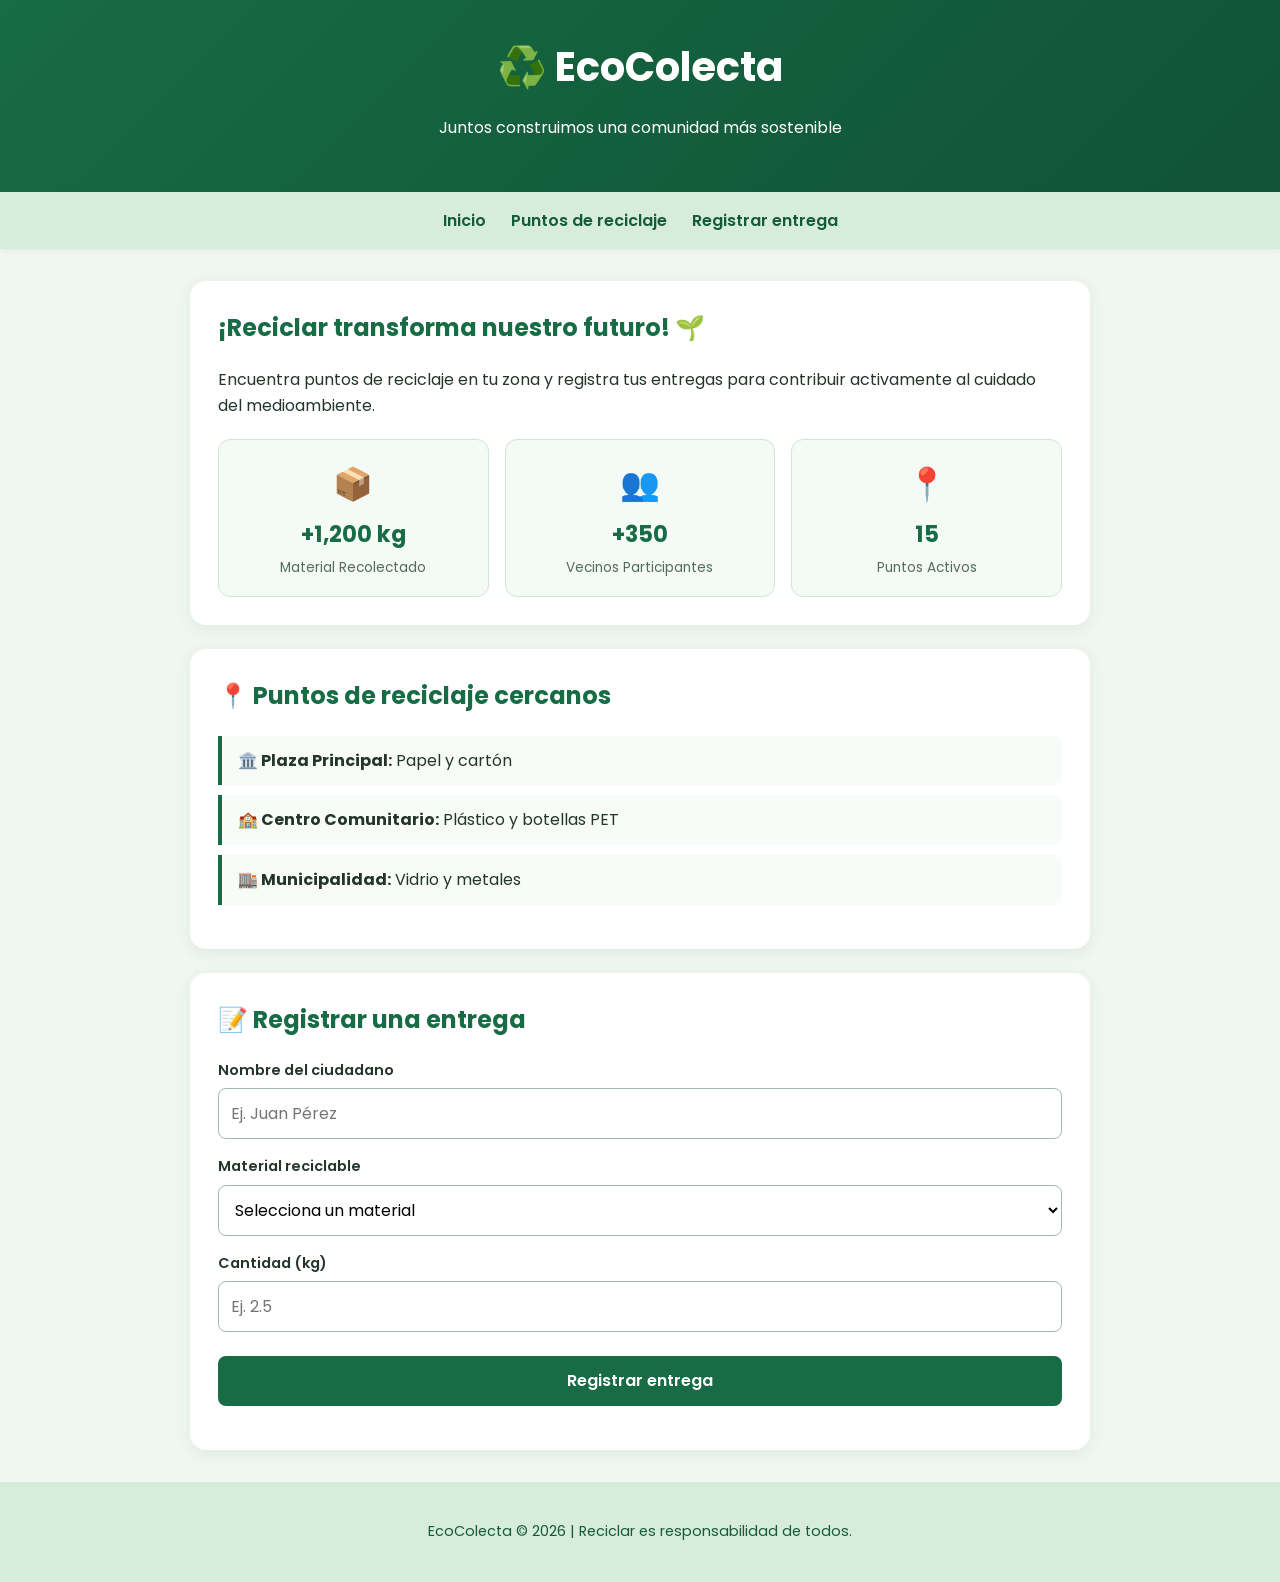
<file: index.html>
<!DOCTYPE html>
<html lang="es">
<head>
  <meta charset="UTF-8">
  <meta name="viewport" content="width=device-width, initial-scale=1.0">
  <meta name="description" content="EcoColecta conecta a la comunidad con el reciclaje.">
  <title>EcoColecta | Reciclaje comunitario</title>
  <link rel="stylesheet" href="styles.css">
  <!-- Fuente Google Poppins para mejor estilo -->
  <link href="https://fonts.googleapis.com/css2?family=Poppins:wght@300;400;600;700&display=swap" rel="stylesheet">
  <script src="app.js" defer></script>
</head>
<body>
  <header class="encabezado">
    <h1>♻️ EcoColecta</h1>
    <p>Juntos construimos una comunidad más sostenible</p>
  </header>

  <nav aria-label="Navegación principal">
    <a href="#inicio">Inicio</a>
    <a href="#puntos">Puntos de reciclaje</a>
    <a href="#registro">Registrar entrega</a>
  </nav>

  <main>
    <!-- Sección Inicio Mejorada con Métricas de Impacto -->
    <section id="inicio" class="tarjeta hero-section">
      <h2>¡Reciclar transforma nuestro futuro! 🌱</h2>
      <p>
        Encuentra puntos de reciclaje en tu zona y registra tus entregas
        para contribuir activamente al cuidado del medioambiente.
      </p>
      
      <div class="stats-grid">
        <div class="stat-card">
          <span class="stat-icon">📦</span>
          <h3>+1,200 kg</h3>
          <p>Material Recolectado</p>
        </div>
        <div class="stat-card">
          <span class="stat-icon">👥</span>
          <h3>+350</h3>
          <p>Vecinos Participantes</p>
        </div>
        <div class="stat-card">
          <span class="stat-icon">📍</span>
          <h3>15</h3>
          <p>Puntos Activos</p>
        </div>
      </div>
    </section>

    <!-- Puntos de Reciclaje con Mejor Diseño -->
    <section id="puntos" class="tarjeta">
      <h2>📍 Puntos de reciclaje cercanos</h2>
      <ul class="lista-puntos">
        <li><strong>🏛️ Plaza Principal:</strong> Papel y cartón</li>
        <li><strong>🏫 Centro Comunitario:</strong> Plástico y botellas PET</li>
        <li><strong>🏬 Municipalidad:</strong> Vidrio y metales</li>
      </ul>
    </section>

    <!-- Formulario de Registro -->
    <section id="registro" class="tarjeta">
      <h2>📝 Registrar una entrega</h2>
      <form id="formulario-entrega">
        <div class="campo-grupo">
          <label for="ciudadano">Nombre del ciudadano</label>
          <input id="ciudadano" name="ciudadano" placeholder="Ej. Juan Pérez" required>
        </div>

        <div class="campo-grupo">
          <label for="material">Material reciclable</label>
          <select id="material" name="material" required>
            <option value="">Selecciona un material</option>
            <option value="Papel">Papel</option>
            <option value="Plástico">Plástico</option>
            <option value="Vidrio">Vidrio</option>
            <option value="Metal">Metal</option>
          </select>
        </div>

        <div class="campo-grupo">
          <label for="cantidad">Cantidad (kg)</label>
          <input id="cantidad" name="cantidad" type="number" min="0.1" step="0.1" placeholder="Ej. 2.5" required>
        </div>

        <button type="submit" class="btn-registrar">Registrar entrega</button>
      </form>
      <p id="mensaje" role="status" aria-live="polite"></p>
      <ul id="historial"></ul>
    </section>
  </main>

  <footer>
    <p>EcoColecta © 2026 | Reciclar es responsabilidad de todos.</p>
  </footer>
</body>
</html>
</file>
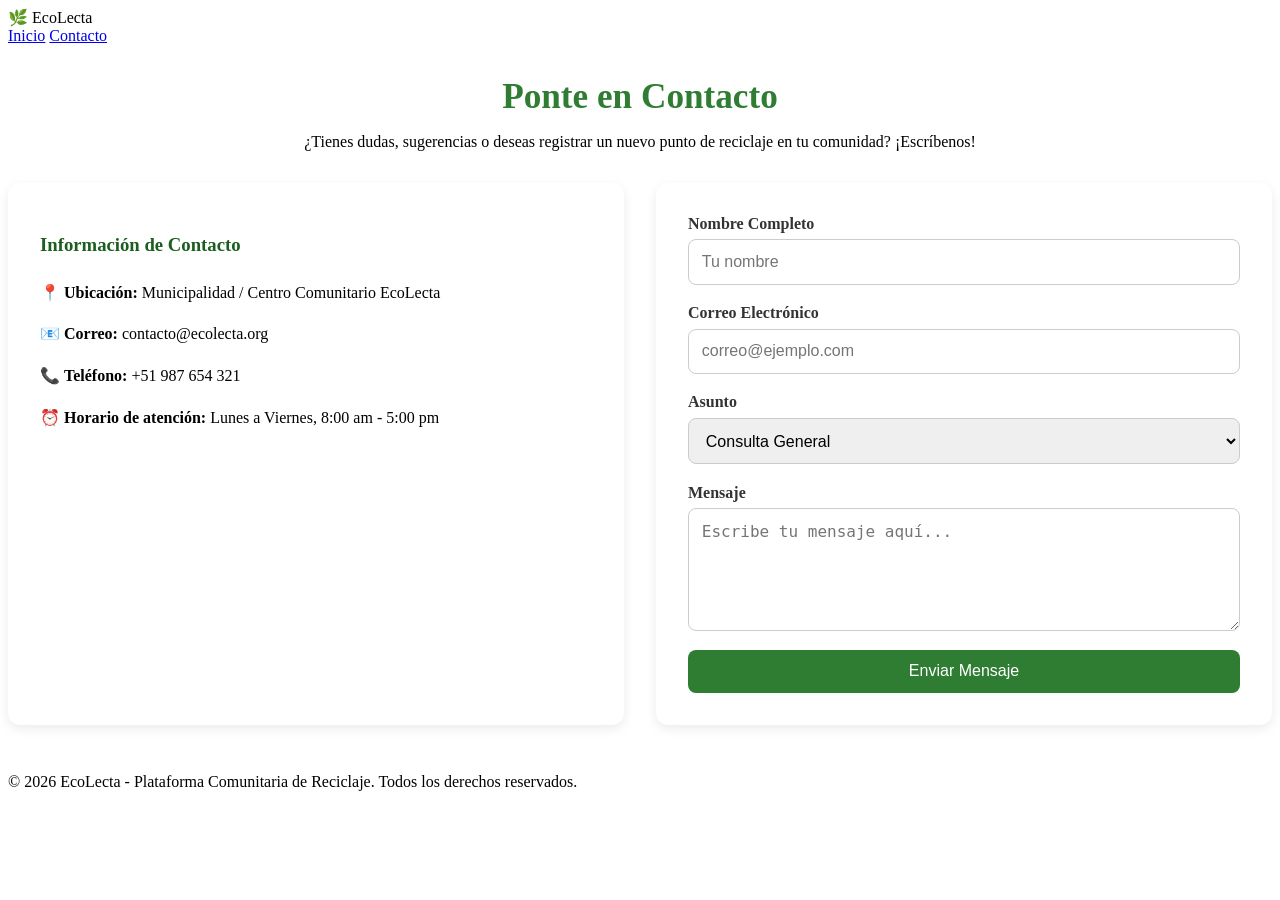
<file: contacto.html>
<!DOCTYPE html>
<html lang="es">
<head>
    <meta charset="UTF-8">
    <meta name="viewport" content="width=device-width, initial-scale=1.0">
    <title>EcoLecta - Contacto</title>
    <link rel="stylesheet" href="diseño.css">
</head>
<body>
    <header class="navbar">
        <div class="logo">🌿 EcoLecta</div>
        <nav>
            <a href="index.html">Inicio</a>
            <a href="contacto.html" class="active">Contacto</a>
        </nav>
    </header>

    <main class="container">
        <section class="contact-header">
            <h1>Ponte en Contacto</h1>
            <p>¿Tienes dudas, sugerencias o deseas registrar un nuevo punto de reciclaje en tu comunidad? ¡Escríbenos!</p>
        </section>

        <section class="contact-wrapper">
            <div class="contact-info">
                <h3>Información de Contacto</h3>
                <p>📍 <strong>Ubicación:</strong> Municipalidad / Centro Comunitario EcoLecta</p>
                <p>📧 <strong>Correo:</strong> contacto@ecolecta.org</p>
                <p>📞 <strong>Teléfono:</strong> +51 987 654 321</p>
                <p>⏰ <strong>Horario de atención:</strong> Lunes a Viernes, 8:00 am - 5:00 pm</p>
            </div>

            <form class="contact-form">
                <div class="form-group">
                    <label for="nombre">Nombre Completo</label>
                    <input type="text" id="nombre" name="nombre" placeholder="Tu nombre" required>
                </div>

                <div class="form-group">
                    <label for="email">Correo Electrónico</label>
                    <input type="email" id="email" name="email" placeholder="correo@ejemplo.com" required>
                </div>

                <div class="form-group">
                    <label for="asunto">Asunto</label>
                    <select id="asunto" name="asunto">
                        <option value="general">Consulta General</option>
                        <option value="reciclaje">Registrar Punto de Reciclaje</option>
                        <option value="sugerencia">Sugerencia</option>
                    </select>
                </div>

                <div class="form-group">
                    <label for="mensaje">Mensaje</label>
                    <textarea id="mensaje" name="mensaje" rows="5" placeholder="Escribe tu mensaje aquí..." required></textarea>
                </div>

                <button type="submit" class="btn-primary">Enviar Mensaje</button>
            </form>
        </section>
    </main>

    <footer>
        <p>&copy; 2026 EcoLecta - Plataforma Comunitaria de Reciclaje. Todos los derechos reservados.</p>
    </footer>
</body>
</html>
</file>
<file: styles.css>
* {
  box-sizing: border-box;
}

body {
  margin: 0;
  font-family: 'Poppins', Arial, sans-serif;
  background: #f0f7f1;
  color: #24352a;
  line-height: 1.6;
}

.encabezado {
  background: linear-gradient(135deg, #176b45 0%, #105335 100%);
  color: white;
  text-align: center;
  padding: 35px 16px;
  box-shadow: 0 4px 10px rgba(0,0,0,0.1);
}

.encabezado h1 {
  margin: 0;
  font-size: 2.5rem;
  font-weight: 700;
}

nav {
  display: flex;
  justify-content: center;
  flex-wrap: wrap;
  gap: 25px;
  padding: 16px;
  background: #d8ecdc;
  box-shadow: 0 2px 5px rgba(0,0,0,0.05);
}

nav a {
  color: #145c37;
  font-weight: 600;
  text-decoration: none;
  transition: color 0.3s ease;
}

nav a:hover {
  color: #0b3820;
  text-decoration: underline;
}

main {
  width: min(900px, 92%);
  margin: 32px auto;
}

.tarjeta {
  background: white;
  padding: 28px;
  margin-bottom: 24px;
  border-radius: 16px;
  box-shadow: 0 4px 15px rgba(24, 60, 32, 0.08);
  transition: transform 0.2s ease;
}

.tarjeta h2 {
  color: #176b45;
  margin-top: 0;
  font-size: 1.5rem;
}

/* Tarjetas de Estadísticas en Inicio */
.stats-grid {
  display: grid;
  grid-template-columns: repeat(auto-fit, minmax(200px, 1fr));
  gap: 16px;
  margin-top: 20px;
}

.stat-card {
  background: #f4faf5;
  padding: 18px;
  border-radius: 12px;
  text-align: center;
  border: 1px solid #d0e6d4;
}

.stat-icon {
  font-size: 2rem;
}

.stat-card h3 {
  margin: 8px 0 4px 0;
  color: #176b45;
  font-size: 1.4rem;
}

.stat-card p {
  margin: 0;
  font-size: 0.85rem;
  color: #556b5c;
}

/* Lista de Puntos */
.lista-puntos {
  list-style: none;
  padding: 0;
}

.lista-puntos li {
  padding: 12px 16px;
  background: #f8fcf9;
  border-left: 4px solid #176b45;
  margin-bottom: 10px;
  border-radius: 0 8px 8px 0;
}

/* Formulario */
form {
  display: grid;
  gap: 16px;
}

.campo-grupo {
  display: flex;
  flex-direction: column;
  gap: 6px;
}

label {
  font-weight: 600;
  font-size: 0.9rem;
  color: #24352a;
}

input, select, button {
  font: inherit;
  padding: 12px;
  border-radius: 8px;
}

input, select {
  border: 1px solid #a7b9aa;
  background: white;
  transition: border-color 0.3s ease;
}

input:focus, select:focus {
  outline: none;
  border-color: #176b45;
}

.btn-registrar {
  border: none;
  background: #176b45;
  color: white;
  font-weight: 600;
  cursor: pointer;
  margin-top: 8px;
  transition: background 0.3s ease, transform 0.1s ease;
}

.btn-registrar:hover {
  background: #105335;
  transform: translateY(-2px);
}

#mensaje {
  font-weight: bold;
}

footer {
  text-align: center;
  padding: 24px;
  background: #d8ecdc;
  color: #145c37;
  font-size: 0.9rem;
}

@media (max-width: 600px) {
  .encabezado h1 {
    font-size: 1.9rem;
  }

  .tarjeta {
    padding: 20px;
  }

  nav {
    gap: 14px;
  }
}
</file>
<file: diseño.css>
/* Estilos para la Pantalla de Contacto */
.contact-header {
    text-align: center;
    margin: 2rem 0;
}

.contact-header h1 {
    color: #2e7d32;
    font-size: 2.2rem;
    margin-bottom: 0.5rem;
}

.contact-wrapper {
    display: flex;
    flex-wrap: wrap;
    gap: 2rem;
    justify-content: center;
    margin-bottom: 3rem;
}

.contact-info, .contact-form {
    background: #ffffff;
    padding: 2rem;
    border-radius: 12px;
    box-shadow: 0 4px 12px rgba(0, 0, 0, 0.08);
    flex: 1;
    min-width: 300px;
}

.contact-info h3 {
    color: #1b5e20;
    margin-bottom: 1.5rem;
}

.contact-info p {
    margin-bottom: 1rem;
    line-height: 1.6;
}

.form-group {
    margin-bottom: 1.2rem;
    display: flex;
    flex-direction: column;
}

.form-group label {
    font-weight: bold;
    margin-bottom: 0.4rem;
    color: #333;
}

.form-group input, 
.form-group select, 
.form-group textarea {
    padding: 0.8rem;
    border: 1px solid #ccc;
    border-radius: 8px;
    font-size: 1rem;
    outline: none;
}

.form-group input:focus, 
.form-group select:focus, 
.form-group textarea:focus {
    border-color: #2e7d32;
}

.btn-primary {
    background-color: #2e7d32;
    color: white;
    padding: 0.8rem 1.5rem;
    border: none;
    border-radius: 8px;
    font-size: 1rem;
    cursor: pointer;
    width: 100%;
    transition: background 0.3s;
}

.btn-primary:hover {
    background-color: #1b5e20;
}
</file>
